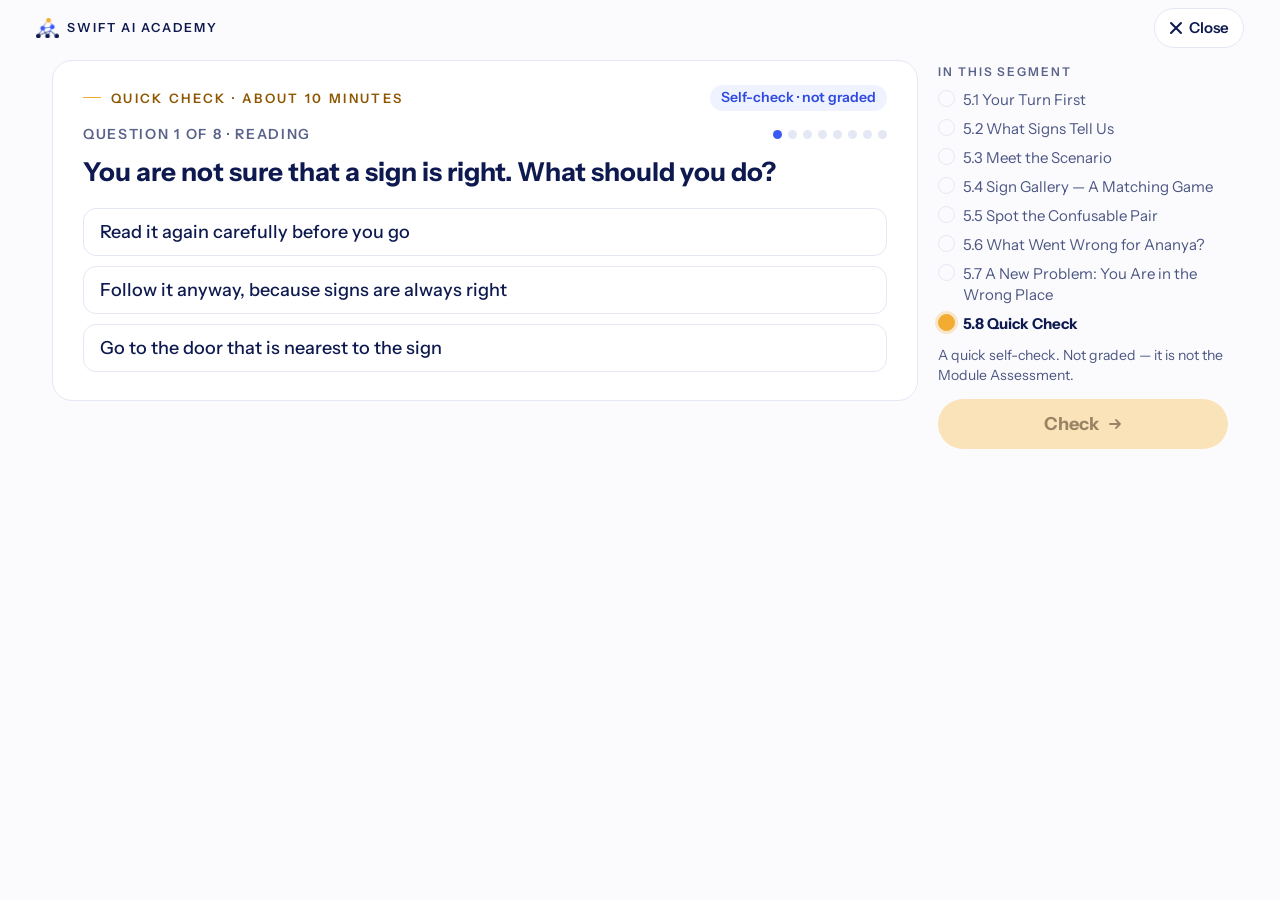
<file: index.html>
<!doctype html>
<html lang="en">
<head>
<meta charset="utf-8">
<meta name="viewport" content="width=device-width, initial-scale=1">
<title>Quiz 2 · Stage 5.8 Quick Check</title>
<!-- Plain, self-contained build of Quiz 2 (COM-M1-QZ-02): no framework and nothing to download.
     It works opened from disk, from any host, and in previews that block browser storage.
     Generated by scripts/plain-quiz58.mjs from this template; the pictures are inlined. -->
<link rel="preconnect" href="https://fonts.googleapis.com">
<link href="https://fonts.googleapis.com/css2?family=Instrument+Sans:wght@400;500;600;700&display=swap" rel="stylesheet">
<style>
:root {
  --page: #fbfbfe; --card: #ffffff; --heading: #0e1a4f; --body: #4c5682; --muted: #5a6389; --border: #e4e8f5;
  --primary: #3c59f6; --primary-hover: #2f4ae0; --select-bg: rgba(60,89,246,.08); --blue-tonal-border: rgba(60,89,246,.35);
  --amber: #f3ab31; --amber-2: #ffc168; --amber-text: #8f5600; --amber-on: #241300;
  --success: #1c7f59; --success-bg: rgba(79,224,168,.16); --success-border: rgba(28,154,107,.4);
  --warn-bg: #fff8e6; --warn-border: #f3c96b; --warn-text: #6b4300; --overlay: rgba(14,26,79,.35);
}
* { box-sizing: border-box; }
html, body { margin: 0; }
/* Text grows a little on bigger screens: 16 px on phones and small laptops, up to 19 px on large monitors. */
html { font-size: clamp(16px, calc(9px + 0.55vw), 19px); }
body { font-size: 1rem; background: var(--page); color: var(--body); font-family: "Instrument Sans", ui-sans-serif, system-ui, -apple-system, "Segoe UI", Roboto, Arial, sans-serif; line-height: 1.4; }
button { font: inherit; color: inherit; }
button:focus-visible { outline: 3px solid var(--primary); outline-offset: 2px; }
img { display: block; max-width: 100%; }
/* Sizes (client feedback, 16 Oct 2026): first "too large", then "too small". Set between the two: readable text, with each question close to one screen. */
.top { max-width: 1240px; margin: 0 auto; display: flex; align-items: center; justify-content: space-between; gap: 10px; padding: 8px 16px; }
.brand { display: flex; align-items: center; gap: 8px; font-size: 0.7813rem; font-weight: 600; text-transform: uppercase; letter-spacing: .16em; color: var(--heading); }
.brand img { height: 20px; width: auto; }
.top-actions { display: flex; align-items: center; gap: 8px; }
.btn-ghost { display: inline-flex; align-items: center; gap: 6px; height: 40px; padding: 0 14px; border-radius: 999px; border: 1px solid var(--border); background: #fff; color: var(--heading); font-size: 0.9375rem; font-weight: 600; cursor: pointer; }
.btn-ghost:hover { border-color: var(--blue-tonal-border); }
.timer { display: inline-flex; align-items: center; gap: 6px; height: 40px; padding: 0 14px; border-radius: 999px; border: 1px solid var(--blue-tonal-border); background: var(--select-bg); color: var(--primary-hover); font-size: 1rem; font-weight: 700; font-variant-numeric: tabular-nums; }
.timer.low { border-color: var(--warn-border); background: var(--warn-bg); color: var(--warn-text); }
.timer[hidden] { display: none; }
.layout { max-width: 1240px; margin: 0 auto; padding: 4px 16px 92px; display: grid; gap: 20px; grid-template-columns: 1fr; }
@media (min-width: 900px) {
  .layout { grid-template-columns: minmax(0,1fr) 290px; padding: 4px 32px 24px; }
  aside { position: sticky; top: 12px; align-self: start; }
}
.card { align-self: start; background: var(--card); border: 1px solid var(--border); border-radius: 20px; padding: 18px; }
@media (min-width: 640px) { .card { padding: 24px 30px 28px; } }
.card-top { display: flex; flex-wrap: wrap; align-items: center; justify-content: space-between; gap: 6px 10px; }
.eyebrow { display: flex; align-items: center; gap: 10px; font-size: 0.8125rem; font-weight: 600; text-transform: uppercase; letter-spacing: .18em; color: var(--amber-text); }
.eyebrow::before { content: ""; width: 18px; height: 1px; background: var(--amber); }
.badge { display: inline-block; padding: 3px 11px; border-radius: 999px; background: var(--select-bg); color: var(--primary-hover); font-size: 0.875rem; font-weight: 600; }
.qline { display: flex; flex-wrap: wrap; align-items: center; justify-content: space-between; gap: 6px 10px; margin-top: 14px; }
.qnum { font-size: 0.875rem; font-weight: 600; text-transform: uppercase; letter-spacing: .12em; color: var(--muted); }
.dots { display: flex; gap: 6px; list-style: none; margin: 0; padding: 0; }
.dots li { width: 9px; height: 9px; border-radius: 50%; background: var(--border); }
.dots li.done { background: rgba(60,89,246,.4); }
.dots li.now { background: var(--primary); }
h1 { color: var(--heading); font-size: 1.375rem; line-height: 1.3; margin: 12px 0 0; font-weight: 700; text-wrap: balance; }
@media (min-width: 640px) { h1 { font-size: 1.625rem; } }
.howto { margin: 8px 0 0; font-size: 1.0625rem; }
.q-body { margin-top: 18px; }
.opts { display: grid; gap: 10px; }
.opt { display: flex; align-items: center; justify-content: space-between; gap: 10px; width: 100%; min-height: 48px; padding: 10px 16px; border: 1.5px solid var(--border); border-radius: 13px; background: #fff; color: var(--heading); font-size: 1.125rem; font-weight: 500; text-align: left; cursor: pointer; }
.opt:hover:not(:disabled) { border-color: var(--blue-tonal-border); }
.opt[aria-pressed="true"] { border-color: var(--primary); background: var(--select-bg); }
.opt.right { border-color: var(--success); background: var(--success-bg); }
.opt:disabled { cursor: default; }
.tick { flex: none; width: 20px; height: 20px; }
.q-image { margin: 0 auto 12px; max-height: 84px; width: auto; }
.pics { display: grid; grid-template-columns: repeat(3, minmax(0,1fr)); gap: 12px; max-width: 660px; }
.pic { position: relative; display: flex; flex-direction: column; align-items: center; gap: 8px; padding: 10px; border: 1.5px solid var(--border); border-radius: 13px; background: #fff; color: var(--heading); font-size: 1.0625rem; font-weight: 600; cursor: pointer; }
.pic img { width: 100%; height: auto; }
.pic[aria-pressed="true"] { border-color: var(--primary); background: var(--select-bg); }
.pic.right { border-color: var(--success); background: var(--success-bg); }
.pic .tick { position: absolute; top: -8px; right: -8px; background: #fff; border-radius: 50%; }
.scene { position: relative; max-width: 680px; border-radius: 12px; overflow: hidden; border: 1px solid var(--border); }
.scene > img { width: 100%; height: auto; }
.spot { position: absolute; padding: 2px; border: 3px solid transparent; border-radius: 8px; background: transparent; cursor: pointer; }
.spot img { width: 100%; height: auto; }
.spot:hover:not(:disabled) { border-color: var(--blue-tonal-border); }
.spot[aria-pressed="true"] { border-color: var(--primary); background: rgba(60,89,246,.15); }
.spot.right { border-color: var(--success); background: rgba(79,224,168,.3); }
.board { display: grid; grid-template-columns: repeat(3, minmax(0,1fr)); gap: 10px; max-width: 760px; }
.target { display: flex; flex-direction: column; align-items: center; gap: 8px; padding: 8px; border: 1px solid var(--border); border-radius: 12px; background: #fff; }
.target img { height: 50px; width: auto; }
@media (min-width: 640px) { .target img { height: 80px; } }
.slot { width: 100%; min-height: 56px; padding: 7px; border: 1.5px dashed var(--blue-tonal-border); border-radius: 10px; background: #fff; color: var(--muted); font-size: 0.9688rem; line-height: 1.3; cursor: pointer; touch-action: none; }
.slot.filled { border-style: solid; border-color: var(--primary); background: var(--select-bg); color: var(--heading); font-weight: 600; }
.slot.hover { background: rgba(60,89,246,.16); }
.slot.right { border-color: var(--success); background: var(--success-bg); }
.tray { display: flex; flex-wrap: wrap; justify-content: center; gap: 10px; margin-top: 16px; padding: 4px; border-radius: 12px; max-width: 760px; }
.tray.hover { background: var(--select-bg); }
.chip { padding: 7px 14px; min-height: 44px; border: 1.5px solid var(--blue-tonal-border); border-radius: 10px; background: #fff; color: var(--heading); font-size: 1.0313rem; font-weight: 600; cursor: grab; touch-action: none; }
.chip[aria-pressed="true"] { border-color: var(--primary); background: var(--select-bg); box-shadow: 0 0 0 3px rgba(60,89,246,.25); }
.chip:disabled { opacity: .45; cursor: default; }
.ghost { position: fixed; z-index: 50; pointer-events: none; transform: translate(-50%,-50%) rotate(-2deg); box-shadow: 0 12px 28px rgba(14,26,79,.25); }
.fb { display: flex; gap: 8px; align-items: flex-start; margin-top: 16px; padding: 11px 14px; border-radius: 12px; font-size: 1.0625rem; }
.fb.right { background: var(--success-bg); border: 1px solid var(--success-border); color: #0f4f37; }
.fb.wrong { background: var(--warn-bg); border: 1px solid var(--warn-border); color: var(--warn-text); }
.fb b { font-weight: 700; }
aside .rail-label { font-size: 0.75rem; font-weight: 600; text-transform: uppercase; letter-spacing: .16em; color: var(--muted); margin: 4px 0 8px; }
.rail { list-style: none; margin: 0; padding: 0; display: grid; gap: 8px; font-size: 0.9375rem; color: var(--body); }
.rail li { display: flex; gap: 8px; align-items: flex-start; }
.rail .mark { flex: none; width: 17px; height: 17px; border-radius: 50%; border: 1px solid var(--border); margin-top: 1px; }
.rail li[aria-current="step"] { color: var(--heading); font-weight: 700; }
.rail li[aria-current="step"] .mark { background: var(--amber); border-color: var(--amber); box-shadow: 0 0 0 3px rgba(243,171,49,.25); }
.note { font-size: 0.875rem; margin: 12px 0 0; }
.action { margin-top: 14px; }
.btn-amber { display: inline-flex; align-items: center; justify-content: center; gap: 8px; width: 100%; min-height: 50px; padding: 0 26px; border: 0; border-radius: 999px; background: linear-gradient(135deg, var(--amber-2), var(--amber)); color: var(--amber-on); font-size: 1.125rem; font-weight: 700; box-shadow: 0 6px 18px rgba(243,171,49,.3); cursor: pointer; }
.btn-amber:disabled { background: #fbe3b9; color: #9a8466; box-shadow: none; cursor: not-allowed; }
.btn-blue { display: inline-flex; align-items: center; justify-content: center; min-height: 44px; padding: 0 20px; border: 1px solid var(--blue-tonal-border); border-radius: 999px; background: var(--select-bg); color: var(--primary-hover); font-size: 1rem; font-weight: 600; cursor: pointer; }
@media (max-width: 899px) {
  /* Phones and small tablets: the list of stages is left out so the question and its answers come first. */
  aside .rail-label, aside .rail, aside .note { display: none; }
  .action { position: fixed; left: 0; right: 0; bottom: 0; z-index: 20; margin: 0; padding: 8px 16px calc(8px + env(safe-area-inset-bottom)); background: var(--page); border-top: 1px solid var(--border); }
}
.center { text-align: center; }
.closing img { margin: 10px auto 0; max-height: 130px; width: auto; }
.closing h1, .end h1 { margin-top: 12px; }
.closing p, .end p { font-size: 1.1563rem; }
.modal-bg { position: fixed; inset: 0; z-index: 60; display: flex; align-items: center; justify-content: center; padding: 16px; background: var(--overlay); }
.modal { width: 100%; max-width: 400px; background: #fff; border-radius: 18px; padding: 22px; text-align: center; }
.modal h2 { color: var(--heading); margin: 0 0 6px; font-size: 1.375rem; }
.modal p { margin: 0 0 16px; }
.modal .row { display: grid; gap: 8px; }
.sr { position: absolute; width: 1px; height: 1px; overflow: hidden; clip: rect(0 0 0 0); white-space: nowrap; }
</style>
</head>
<body>
<header class="top">
  <span class="brand"><img src="[data-uri]" alt="">Swift AI Academy</span>
  <span class="top-actions">
    <span class="timer" id="timer" role="timer" data-testid="timer"><svg width="14" height="14" viewBox="0 0 14 14" aria-hidden="true"><circle cx="7" cy="8" r="5.3" fill="none" stroke="currentColor" stroke-width="1.6"/><path d="M7 5v3.2l2 1.3M5.5 1.2h3" fill="none" stroke="currentColor" stroke-width="1.6" stroke-linecap="round"/></svg><span class="sr">Time left: </span><span id="timer-text" data-testid="timer-text">10:00</span></span>
    <button type="button" class="btn-ghost" id="close" data-testid="close-button"><svg width="14" height="14" viewBox="0 0 14 14" aria-hidden="true"><path d="M2 2l10 10M12 2L2 12" stroke="currentColor" stroke-width="2" stroke-linecap="round"/></svg>Close</button>
  </span>
</header>
<main class="layout" id="app" data-testid="stage-5.8" data-frame="swift"></main>
<div id="modal"></div>
<script>
(function () {
  "use strict";
  // ---------- Content (same as the course build: src/content/quizzes.ts, QUIZ_5_8) ----------
  var IMG = {
    "sign-exit": "[data-uri]", "sign-no-entry": "[data-uri]",
    "sign-wet-floor": "[data-uri]", "sign-reception": "[data-uri]",
    "board-2": "[data-uri]", "board-12": "[data-uri]", "board-21": "[data-uri]",
    "board-4": "[data-uri]", "board-17": "[data-uri]",
    "corridor": "[data-uri]", "header": "[data-uri]"
  };
  var RAIL = [["5.1", "Your Turn First"], ["5.2", "What Signs Tell Us"], ["5.3", "Meet the Scenario"], ["5.4", "Sign Gallery — A Matching Game"],
    ["5.5", "Spot the Confusable Pair"], ["5.6", "What Went Wrong for Ananya?"], ["5.7", "A New Problem: You Are in the Wrong Place"], ["5.8", "Quick Check"]];
  var ITEMS = [
    { kind: "choice", id: "q1", label: "Reading", prompt: "You are not sure that a sign is right. What should you do?",
      options: ["Read it again carefully before you go", "Follow it anyway, because signs are always right", "Go to the door that is nearest to the sign"],
      correct: "Read it again carefully before you go", why: "The text says: check a sign twice if you are not sure." },
    { kind: "match", id: "q2", label: "Signs", prompt: "Match each sign to what it means. One meaning does not match any sign.",
      howTo: "Drag each meaning to its sign. Or tap a meaning, then tap the box under a sign. To change a meaning, drag it back or tap the box.",
      targets: [
        { id: "exit", src: "sign-exit", alt: "Green exit sign with a running figure and an arrow", meaning: "This is the way out of the building." },
        { id: "no-entry", src: "sign-no-entry", alt: "Red no-entry sign: a red circle with a white bar", meaning: "You must not go through this door." },
        { id: "wet-floor", src: "sign-wet-floor", alt: "Yellow wet-floor stand with a slipping figure", meaning: "The floor may be slippery here." }],
      chips: ["You must not go through this door.", "This is where you ask for help.", "The floor may be slippery here.", "This is the way out of the building."],
      why: "The text says: an Exit sign shows the way out, a No Entry sign tells you not to go in, and a Wet Floor sign tells you to walk carefully." },
    { kind: "picture", id: "q3", label: "Reading", prompt: "These three boards are painted by hand. Which board says Room 12?",
      options: [
        { id: "board-2", alt: "Board A: a hand-painted wooden board with one painted number.", label: "Board A" },
        { id: "board-12", alt: "Board B: a hand-painted wooden board. The number has a very faint, thin first digit.", label: "Board B" },
        { id: "board-21", alt: "Board C: a hand-painted wooden board. The number has a very faint, thin last digit.", label: "Board C" }],
      correct: "board-12", why: "On Board B, a very thin '1' comes before the '2'. Board A says Room 2, and Board C says Room 21." },
    { kind: "scene", id: "q4", label: "Signs", prompt: "Look at the signs in this corridor. Which sign could someone easily read the wrong way?",
      scene: { src: "corridor", alt: "An institute corridor with three wooden doors and four signs." },
      spots: [
        { id: "reception", src: "sign-reception", alt: "A printed blue Reception board", left: 38.5, top: 2, width: 22 },
        { id: "room-4", src: "board-4", alt: "A hand-painted room board above the first door, with a clearly painted number", left: 9.5, top: 11, width: 15 },
        { id: "no-entry", src: "sign-no-entry", alt: "A red No Entry sign on the first door", left: 11, top: 40, width: 11 },
        { id: "room-17", src: "board-17", alt: "A hand-painted room board above the third door; the first digit is very thin and faint", left: 72, top: 11, width: 15 }],
      correct: "room-17", why: "The '1' on this board is very thin, so 'Room 17' can easily be read as 'Room 7'." },
    { kind: "choice", id: "q5", label: "Reading", prompt: "A road sign gives drivers information. How does it usually do this?",
      options: ["With a symbol or only one or two words", "With a short sentence that explains the rule", "With a full list of the traffic rules"],
      correct: "With a symbol or only one or two words", why: "The text says: a sign uses a picture, a symbol, or only one or two words." },
    { kind: "choice", id: "q6", label: "Signs", prompt: "The sign on a door says PULL. What should you do?",
      options: ["Pull the door towards you", "Push the door away from you", "Wait for someone to open the door"],
      correct: "Pull the door towards you", why: "PULL means you bring the door towards you. PUSH means the opposite, so the two are easy to mix up." },
    { kind: "choice", id: "q7", label: "Signs", prompt: "You arrive at a new building and need to ask where your class is. Which sign should you look for?",
      options: ["Reception", "Waiting Area", "Staff Room"], correct: "Reception",
      why: "The text says: a Reception sign shows where you can ask for help when you arrive." },
    { kind: "choice", id: "q8", label: "Signs", prompt: "You walk into the wrong room by mistake, and no one is there. What is the best first step?",
      options: ["Go back to the corridor and read the room signs again", "Stay in the room in case your class comes here", "Try the next door without reading its sign"],
      correct: "Go back to the corridor and read the room signs again", why: "Going back and reading the signs again, carefully, is the quickest way to find the right room." }
  ];
  var UI = { right: "Right!", wrong: "Not quite — try again.", drop: "Drop the meaning here", note: "A quick self-check. Not graded — it is not the Module Assessment." };
  var MAX_MIN = 10;
  // Timer switched off for now (client feedback, 16 Oct 2026): no countdown and no time limit. Set to true to bring both back.
  var TIMER_ON = false;

  // ---------- Record of each attempt (kept in this browser only; never required to work) ----------
  var KEY = "m1s1.progress.v1", LOG = "5.8.quiz-log";
  function readStore() { try { return JSON.parse(localStorage.getItem(KEY)) || { responses: {} }; } catch (e) { return { responses: {} }; } }
  function saveAttempt(a) {
    try {
      var s = readStore(); s.responses = s.responses || {};
      var list = s.responses[LOG] || []; var i = list.findIndex(function (x) { return x.attemptId === a.attemptId; });
      if (i >= 0) list[i] = a; else list.push(a);
      s.responses[LOG] = list; localStorage.setItem(KEY, JSON.stringify(s));
    } catch (e) { /* storage blocked (private window or preview): the quiz still works */ }
  }

  // ---------- State ----------
  var params = new URLSearchParams(location.search), timescale = Number(params.get("timescale")) || 1;
  // No Pause button (client feedback, 16 Oct 2026): a small countdown in the header shows the time left instead.
  var st, timer = null, ticker = null, deadline = 0;
  function fresh(reason) {
    st = { q: 0, sel: null, slots: {}, result: null, tries: 0, done: false, end: false,
      attempt: { attemptId: Date.now() + "-" + Math.random().toString(36).slice(2, 7), startedAt: new Date().toISOString(), restartReason: reason || null, items: [], finished: false } };
    if (TIMER_ON) startTimer(MAX_MIN * 60000 / timescale); else stopTimer();
  }
  function startTimer(ms) {
    clearTimeout(timer); clearInterval(ticker); deadline = Date.now() + ms; timer = setTimeout(timeUp, ms);
    showTime(); ticker = setInterval(showTime, 250);
  }
  function stopTimer() { clearTimeout(timer); clearInterval(ticker); document.getElementById("timer").hidden = true; }
  function showTime() {
    var el = document.getElementById("timer"); el.hidden = false;
    // Shown in real minutes and seconds, whatever the test time scale.
    var left = Math.max(0, Math.ceil((deadline - Date.now()) * timescale / 1000));
    document.getElementById("timer-text").textContent = Math.floor(left / 60) + ":" + String(left % 60).padStart(2, "0");
    el.classList.toggle("low", left <= 60);
  }
  function timeUp() {
    if (st.done) return;
    clearInterval(ticker); showTime();
    st.attempt.timedOut = true; saveAttempt(st.attempt);
    showModal("time-card", "Time is up", "The 10 minutes are over. You can start again from the first question.",
      [["Start again", "time-start-again", function () { closeModal(); fresh("time"); render(); }]]);
  }
  var item = function () { return ITEMS[st.q]; };

  // ---------- Small DOM helpers ----------
  function h(tag, attrs, kids) {
    var el = document.createElement(tag);
    for (var k in attrs || {}) {
      var v = attrs[k]; if (v === null || v === undefined || v === false) continue;
      if (k === "class") el.className = v; else if (k === "text") el.textContent = v; else if (k.slice(0, 2) === "on") el.addEventListener(k.slice(2), v);
      else if (k === "testid") el.setAttribute("data-testid", v); else el.setAttribute(k, v === true ? "" : v);
    }
    (kids || []).forEach(function (c) { if (c) el.appendChild(typeof c === "string" ? document.createTextNode(c) : c); });
    return el;
  }
  function tick() {
    var s = document.createElementNS("http://www.w3.org/2000/svg", "svg");
    s.setAttribute("viewBox", "0 0 22 22"); s.setAttribute("class", "tick"); s.setAttribute("aria-hidden", "true");
    s.innerHTML = '<circle cx="11" cy="11" r="11" fill="#1c7f59"/><path d="M6.5 11.5l3 3 6-6.5" fill="none" stroke="#fff" stroke-width="2.2" stroke-linecap="round" stroke-linejoin="round"/>';
    return s;
  }

  // ---------- Answers ----------
  function answered() {
    var it = item();
    if (it.kind === "match") return it.targets.every(function (t) { return st.slots[t.id]; });
    return st.sel !== null;
  }
  function isRight() {
    var it = item();
    if (it.kind === "match") return it.targets.every(function (t) { return st.slots[t.id] === t.meaning; });
    return st.sel === it.correct;
  }
  function check() {
    st.tries++;
    st.result = isRight() ? "right" : "wrong";
    if (st.result === "right") {
      st.attempt.items.push({ id: item().id, tries: st.tries, answeredAt: new Date().toISOString() });
      saveAttempt(st.attempt);
    }
    render(); focusTestId("feedback-" + st.result);
  }
  function next() {
    if (st.q < ITEMS.length - 1) { st.q++; st.sel = null; st.slots = {}; st.result = null; st.tries = 0; }
    else { st.done = true; stopTimer(); st.attempt.finished = true; st.attempt.finishedAt = new Date().toISOString(); saveAttempt(st.attempt); }
    render(); window.scrollTo(0, 0);
    var hd = document.querySelector("h1"); if (hd) hd.focus();
  }
  function choose(v) { if (st.result === "right") return; st.sel = v; st.result = null; render(); focusTestId(lastFocus); }

  // ---------- Matching: drag (mouse, pen or finger) or tap; meanings can always be moved back ----------
  var picked = null, drag = null, suppressClick = false;
  function placed(m) { for (var k in st.slots) if (st.slots[k] === m) return k; return null; }
  function put(meaning, slotId, fromSlot) {
    var old = st.slots[slotId];
    if (fromSlot) { delete st.slots[fromSlot]; if (old && fromSlot !== slotId) st.slots[fromSlot] = old; }
    st.slots[slotId] = meaning; st.result = null; picked = null;
  }
  function backToTray(slotId) { delete st.slots[slotId]; st.result = null; picked = null; }
  function tapChip(m) { if (suppressClick || st.result === "right") return; picked = picked === m ? null : m; render(); focusTestId("word-" + m); }
  function tapSlot(id) {
    if (suppressClick || st.result === "right") return;
    if (picked) put(picked, id, null); else if (st.slots[id]) backToTray(id); else return;
    render(); focusTestId("slot-" + id);
  }
  function dropTarget(x, y) {
    var el = document.elementFromPoint(x, y);
    if (!el) return null;
    var s = el.closest("[data-slot]"); if (s) return { slot: s.getAttribute("data-slot"), el: s };
    var t = el.closest("[data-tray]"); if (t) return { tray: true, el: t };
    return null;
  }
  function onDown(e, meaning, fromSlot) {
    if (st.result === "right" || e.button > 0) return;
    drag = { meaning: meaning, from: fromSlot, x: e.clientX, y: e.clientY, id: e.pointerId, moving: false, ghost: null, over: null, touch: e.pointerType === "touch" };
    window.addEventListener("pointermove", onMove); window.addEventListener("pointerup", onUp); window.addEventListener("pointercancel", onCancel);
  }
  function onMove(e) {
    if (!drag || e.pointerId !== drag.id) return;
    if (!drag.moving) {
      if (Math.abs(e.clientX - drag.x) + Math.abs(e.clientY - drag.y) < 6) return;
      drag.moving = true;
      drag.ghost = h("div", { class: "chip ghost", "aria-hidden": "true", text: drag.meaning }); document.body.appendChild(drag.ghost);
    }
    e.preventDefault();
    drag.ghost.style.left = e.clientX + "px"; drag.ghost.style.top = e.clientY + "px";
    var t = dropTarget(e.clientX, e.clientY), over = t ? t.el : null;
    if (drag.over && drag.over !== over) drag.over.classList.remove("hover");
    if (over) over.classList.add("hover"); drag.over = over;
  }
  function endDrag() {
    window.removeEventListener("pointermove", onMove); window.removeEventListener("pointerup", onUp); window.removeEventListener("pointercancel", onCancel);
    if (drag && drag.ghost) drag.ghost.remove();
  }
  function onUp(e) {
    if (!drag || e.pointerId !== drag.id) return;
    var d = drag; endDrag(); drag = null;
    if (!d.moving) return; // a tap: the click handler deals with it
    var t = dropTarget(e.clientX, e.clientY);
    if (t && t.slot) put(d.meaning, t.slot, d.from);
    else if (d.from) backToTray(d.from); // dropped on the tray, or anywhere off the signs
    // A mouse or pen drag ends with a click on whatever is under it: ignore that one click only.
    if (!d.touch) { suppressClick = true; setTimeout(function () { suppressClick = false; }, 0); }
    render();
  }
  function onCancel() { endDrag(); drag = null; render(); }

  // ---------- Screens ----------
  var lastFocus = null;
  function focusTestId(id) { if (!id) return; var el = document.querySelector('[data-testid="' + CSS.escape(id) + '"]'); if (el) el.focus({ preventScroll: true }); }
  document.addEventListener("focusin", function (e) { var id = e.target.getAttribute && e.target.getAttribute("data-testid"); if (id) lastFocus = id; });

  function questionBody(it) {
    var lock = st.result === "right";
    if (it.kind === "choice") {
      return h("div", {}, [
        it.image ? h("img", { class: "q-image", src: IMG[it.image.src], alt: it.image.alt, testid: "quiz-image" }) : null,
        h("div", { class: "opts", role: "group", "aria-label": "Answers" }, it.options.map(function (o) {
          var on = st.sel === o, ok = lock && on;
          return h("button", { type: "button", class: "opt" + (ok ? " right" : ""), "aria-pressed": on ? "true" : "false", disabled: lock, testid: "opt-" + o, onclick: function () { choose(o); } },
            [h("span", { text: o }), ok ? tick() : null]);
        }))]);
    }
    if (it.kind === "picture") {
      return h("div", { class: "pics", role: "group", "aria-label": "Answers" }, it.options.map(function (o) {
        var on = st.sel === o.id, ok = lock && on;
        return h("button", { type: "button", class: "pic" + (ok ? " right" : ""), "aria-pressed": on ? "true" : "false", disabled: lock, "aria-label": o.alt, testid: it.id + "-" + o.id, onclick: function () { choose(o.id); } },
          [h("img", { src: IMG[o.id], alt: "" }), h("span", { text: o.label, "aria-hidden": "true" }), ok ? tick() : null]);
      }));
    }
    if (it.kind === "scene") {
      return h("div", { class: "scene", testid: "scene" }, [h("img", { src: IMG[it.scene.src], alt: it.scene.alt })].concat(it.spots.map(function (sp) {
        var on = st.sel === sp.id, ok = lock && on;
        return h("button", { type: "button", class: "spot" + (ok ? " right" : ""), style: "left:" + sp.left + "%;top:" + sp.top + "%;width:" + sp.width + "%",
          "aria-pressed": on ? "true" : "false", disabled: lock, "aria-label": sp.alt, testid: it.id + "-" + sp.id, onclick: function () { choose(sp.id); } },
          [h("img", { src: IMG[sp.src], alt: "" })]);
      })));
    }
    // match
    var board = h("div", { class: "board", testid: "match-board" }, it.targets.map(function (t) {
      var m = st.slots[t.id];
      var slot = h("button", { type: "button", class: "slot" + (m ? " filled" : "") + (lock ? " right" : ""), "data-slot": t.id, testid: "slot-" + t.id,
        "aria-label": (m ? "Meaning for the " + t.alt + ": " + m.replace(/\.$/, "") + ". Tap to send it back." : "Box for the " + t.alt + ". Empty.") ,
        disabled: lock, onclick: function () { tapSlot(t.id); }, text: m || UI.drop });
      if (m && !lock) slot.addEventListener("pointerdown", function (e) { onDown(e, m, t.id); });
      return h("div", { class: "target", testid: "target-" + t.id }, [h("img", { src: IMG[t.src], alt: t.alt }), slot]);
    }));
    var tray = h("div", { class: "tray", "data-tray": "1", testid: "word-tray", role: "group", "aria-label": "Meanings" }, it.chips.map(function (m) {
      var used = !!placed(m);
      var c = h("button", { type: "button", class: "chip", "aria-pressed": picked === m ? "true" : "false", disabled: used || lock, testid: "word-" + m, onclick: function () { tapChip(m); }, text: m });
      if (!used && !lock) c.addEventListener("pointerdown", function (e) { onDown(e, m, null); });
      return c;
    }));
    return h("div", {}, [board, tray]);
  }

  function rail() {
    return h("aside", { "aria-label": "In this segment" }, [
      h("p", { class: "rail-label", text: "In this segment" }),
      h("ol", { class: "rail", testid: "segment-rail" }, RAIL.map(function (r) {
        return h("li", { "aria-current": r[0] === "5.8" ? "step" : null }, [h("span", { class: "mark", "aria-hidden": "true" }), h("span", { text: r[0] + " " + r[1] })]);
      })),
      h("p", { class: "note", text: UI.note }),
      h("div", { class: "action" }, [actionButton()])
    ]);
  }
  function actionButton() {
    if (st.end) return h("button", { type: "button", class: "btn-amber", testid: "try-again", onclick: function () { fresh("again"); render(); }, text: "Try again" });
    if (st.done) return h("button", { type: "button", class: "btn-amber", testid: "continue", onclick: function () { st.end = true; render(); } }, ["Continue", arrow()]);
    if (st.result === "right") return h("button", { type: "button", class: "btn-amber", testid: "continue", onclick: next }, ["Continue", arrow()]);
    return h("button", { type: "button", class: "btn-amber", testid: "check", disabled: !answered(), onclick: check }, ["Check", arrow()]);
  }
  function arrow() { var s = document.createElementNS("http://www.w3.org/2000/svg", "svg"); s.setAttribute("width", "16"); s.setAttribute("height", "16"); s.setAttribute("viewBox", "0 0 16 16"); s.setAttribute("aria-hidden", "true"); s.innerHTML = '<path d="M3 8h10M9 4l4 4-4 4" fill="none" stroke="currentColor" stroke-width="1.8" stroke-linecap="round" stroke-linejoin="round"/>'; return s; }

  function cardTop() {
    return h("div", { class: "card-top" }, [h("span", { class: "eyebrow", testid: "expected-time", text: "Quick Check · About 10 minutes" }), h("span", { class: "badge", testid: "practice-label", text: "Self-check · not graded" })]);
  }
  function render() {
    var app = document.getElementById("app"); app.innerHTML = "";
    var card;
    if (st.end) {
      card = st.left
        ? h("section", { class: "card center end", testid: "standalone-left" }, [cardTop(), h("h1", { tabindex: "-1", text: "You left the Quick Check" }), h("p", { text: "You can start it again whenever you are ready." })])
        : h("section", { class: "card center end", testid: "standalone-end" }, [cardTop(), h("h1", { tabindex: "-1", text: "Quick Check complete" }), h("p", { text: "You finished the Quick Check. You can try it again, or close this page." })]);
    } else if (st.done) {
      card = h("section", { class: "card center closing", testid: "closing" }, [cardTop(), h("img", { src: IMG.header, alt: "Four common signs: stop, exit, wet floor and reception." }),
        h("h1", { tabindex: "-1", text: "Well done!" }), h("p", { text: "You practised reading signs carefully, and checking them twice when you are not sure." })]);
    } else {
      var it = item();
      card = h("section", { class: "card", "aria-labelledby": "qhead" }, [
        cardTop(),
        h("div", { class: "qline" }, [
          h("span", { class: "qnum", text: "Question " + (st.q + 1) + " of " + ITEMS.length + " · " + it.label }),
          h("ol", { class: "dots", testid: "progress-dots", "aria-label": "Question " + (st.q + 1) + " of " + ITEMS.length }, ITEMS.map(function (_, i) {
            return h("li", { class: i < st.q ? "done" : i === st.q ? "now" : "" });
          }))]),
        h("h1", { id: "qhead", tabindex: "-1", text: it.prompt }),
        it.howTo ? h("p", { class: "howto", text: it.howTo }) : null,
        h("div", { class: "q-body" }, [questionBody(it)]),
        st.result === "right" ? h("div", { class: "fb right", testid: "feedback-right", tabindex: "-1", role: "status" }, [tick(), h("span", {}, [h("b", { text: UI.right }), h("span", { testid: "feedback-why", text: " " + it.why })])]) : null,
        st.result === "wrong" ? h("div", { class: "fb wrong", testid: "feedback-wrong", tabindex: "-1", role: "status", text: UI.wrong }) : null
      ]);
    }
    app.appendChild(card); app.appendChild(rail());
  }

  // ---------- Pause and Close ----------
  function showModal(testid, title, text, buttons, extra) {
    var m = document.getElementById("modal"); m.innerHTML = "";
    var box = h("div", { class: "modal", role: "dialog", "aria-modal": "true", "aria-labelledby": "mtitle", testid: testid }, [
      h("h2", { id: "mtitle", text: title }), h("p", { text: text, testid: extra }),
      h("div", { class: "row" }, buttons.map(function (b, i) { return h("button", { type: "button", class: i === 0 ? "btn-amber" : "btn-blue", testid: b[1], onclick: b[2], text: b[0] }); }))]);
    m.appendChild(h("div", { class: "modal-bg" }, [box])); box.querySelector("button").focus();
  }
  function closeModal() { document.getElementById("modal").innerHTML = ""; }
  document.getElementById("close").addEventListener("click", function () {
    if (st.done) { st.end = true; render(); return; } // already finished: nothing to lose
    // The timer keeps running while this question is open.
    showModal("close-card", "Leave the Quick Check?", "If you leave now, this attempt will not be finished.", [
      ["Keep going", "close-stay", function () { closeModal(); }],
      ["Leave", "close-leave", function () { closeModal(); st.attempt.closed = true; saveAttempt(st.attempt); stopTimer(); st.done = true; st.end = true; st.left = true; render(); }]]);
  });
  document.addEventListener("keydown", function (e) { if (e.key === "Escape" && picked) { picked = null; render(); } });

  fresh(null); render();
})();
</script>
</body>
</html>
</file>
